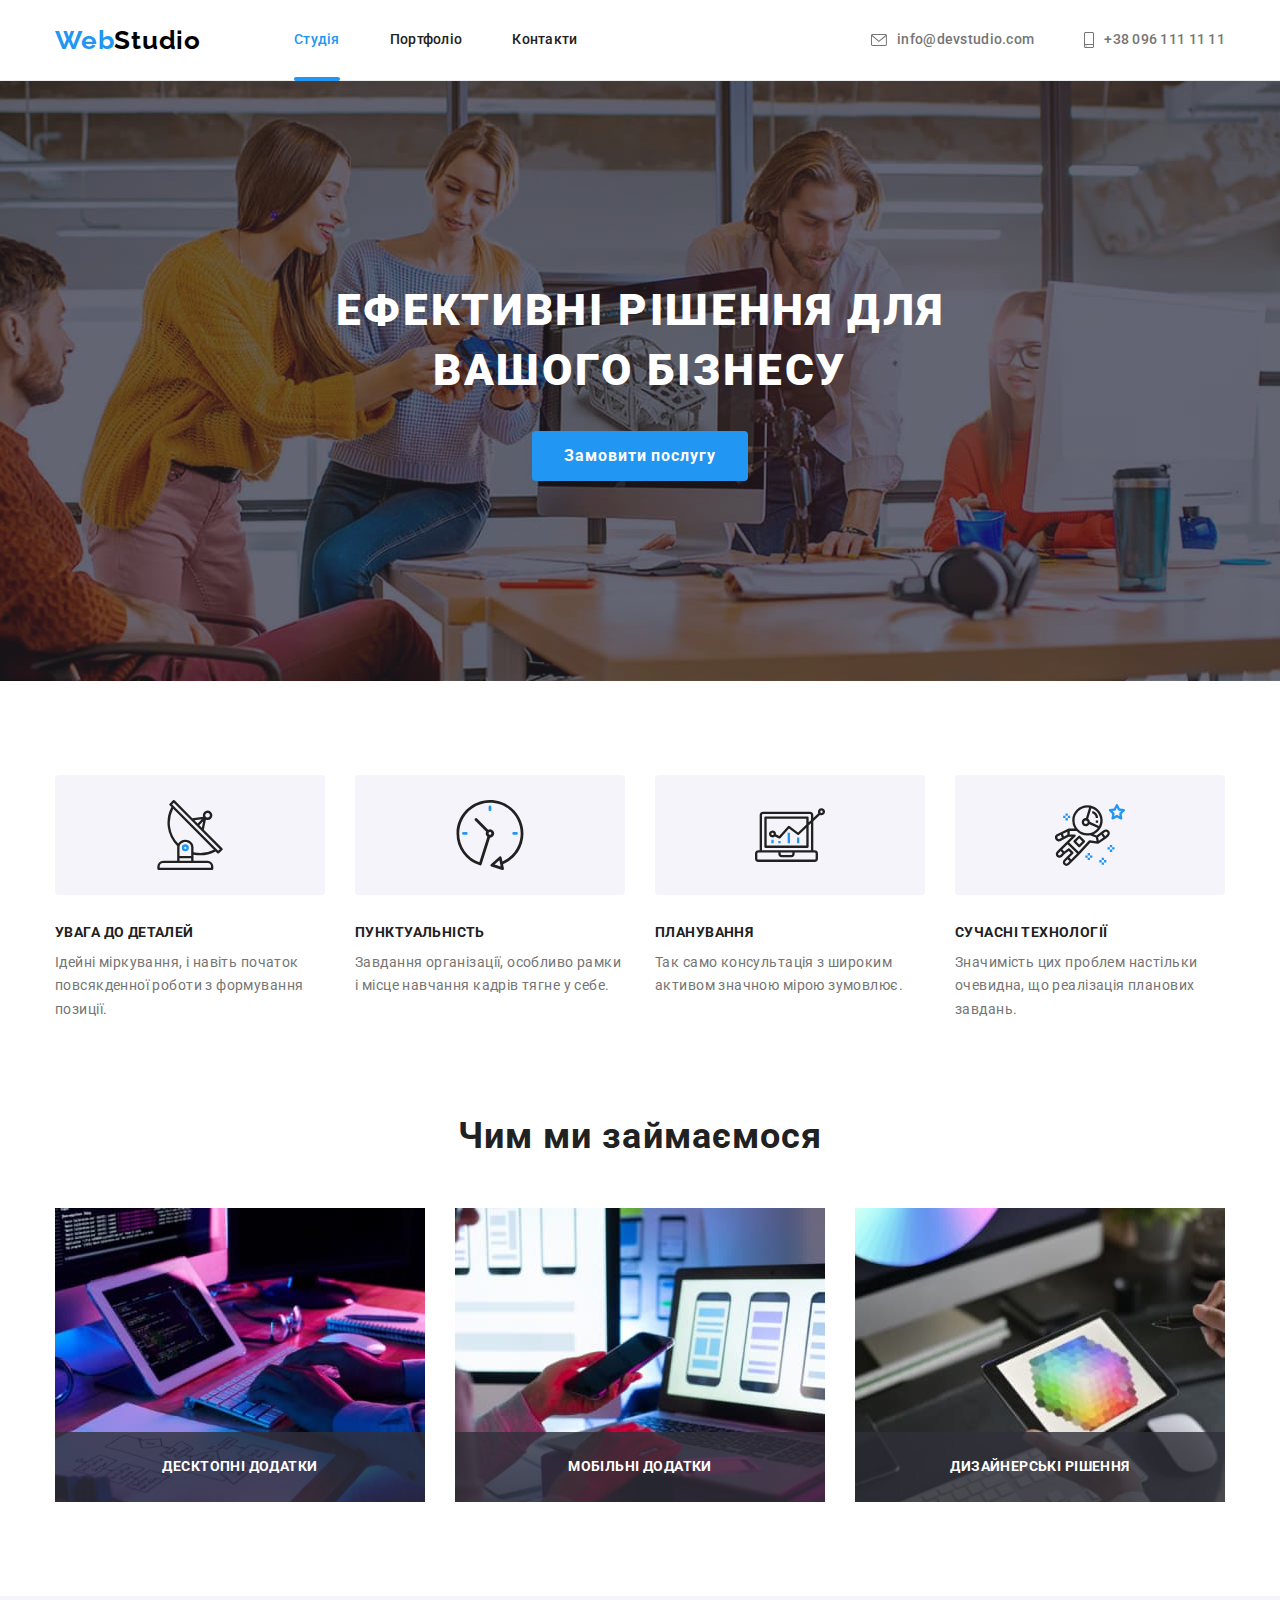
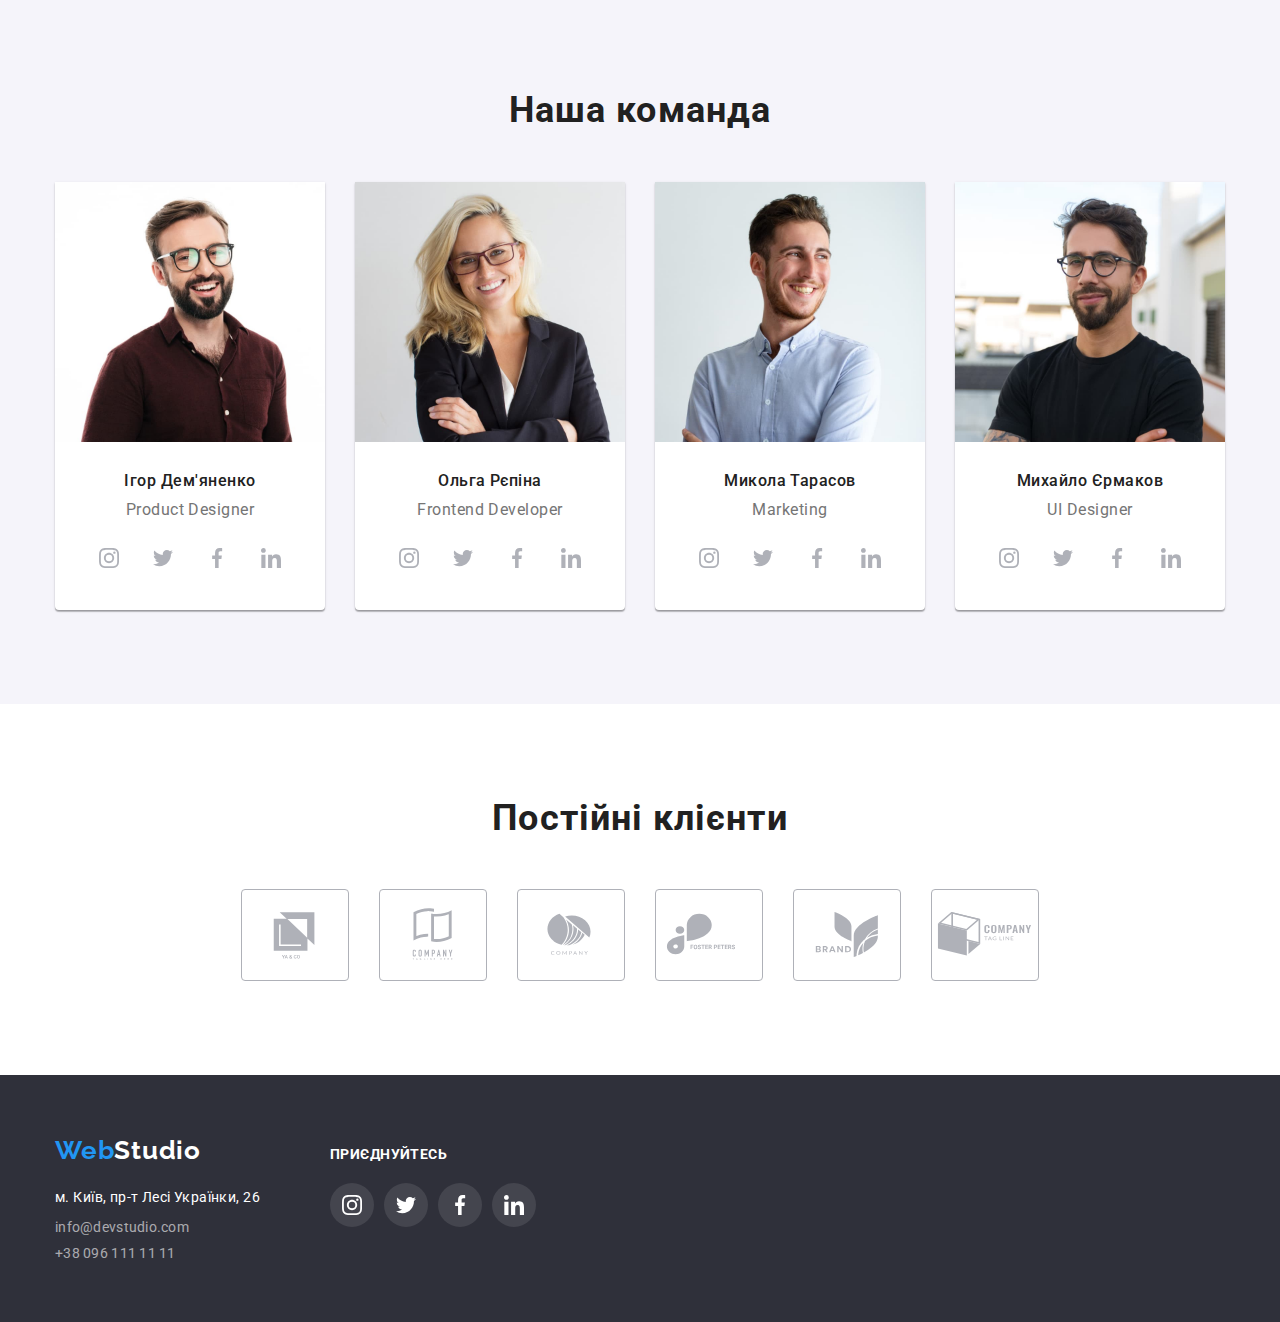
<file: index.html>
<!DOCTYPE html>
<html lang="uk">
  <head>
    <meta charset="UTF-8" />
    <meta http-equiv="X-UA-Compatible" content="IE=edge" />
    <meta name="viewport" content="width=device-width, initial-scale=1.0" />
    <title>Студія</title>
    <link rel="preconnect" href="https://fonts.googleapis.com" />
    <link rel="preconnect" href="https://fonts.gstatic.com" crossorigin />
    <link
      href="https://fonts.googleapis.com/css2?family=Raleway:wght@700&family=Roboto:wght@400;500;700;900&display=swap"
      rel="stylesheet"
    />
    <link
      rel="stylesheet"
      href="https://cdnjs.cloudflare.com/ajax/libs/modern-normalize/1.1.0/modern-normalize.min.css"
    />
    <link rel="stylesheet" href="./css/styles.css" />
  </head>
  <body class="page">
    <header class="page-header">
      <div class="container">
        <div class="header-container">
          <nav class="header-nav">
            <a href="./index.html" class="logo link">Web<span class="logo-black">Studio</span></a>
            <ul class="site-nav list">
              <li class="site-nav-item">
                <a href="./index.html" class="site-nav-link current">Студія</a>
              </li>
              <li class="site-nav-item">
                <a href="./portfolio.html" class="site-nav-link">Портфоліо</a>
              </li>
              <li class="site-nav-item">
                <a href="" class="site-nav-link">Контакти</a>
              </li>
            </ul>
          </nav>
          <ul class="contact list">
            <li class="contact-item">
              <a href="mailto:info@devstudio.com" class="contact-link">
                <svg class="contact-icon" width="16px" height="12px">
                  <use href="./images/icons.svg#icon-envelope"></use>
                </svg>
                info@devstudio.com
              </a>
            </li>
            <li class="contact-item">
              <a href="tel:+380961111111" class="contact-link">
                <svg class="contact-icon" width="10px" height="16px">
                  <use href="./images/icons.svg#icon-smartphone"></use>
                </svg>
                +38 096 111 11 11</a
              >
            </li>
          </ul>
        </div>
      </div>
    </header>
    <main>
      <section class="section-hero">
        <div class="container">
          <h1 class="hero-title">Ефективні рішення для вашого бізнесу</h1>
          <button type="button" class="button-primary" data-modal-open>Замовити послугу</button>
        </div>
      </section>
      <section class="section">
        <div class="container">
          <h2 class="visually-hidden">Наші переваги</h2>
          <ul class="list preferecces-list">
            <li class="preferences-item">
              <div class="preferences-item-img">
                <svg width="70" height="70">
                  <use href="./images/icons.svg#icon-antenna"></use>
                </svg>
              </div>
              <h3 class="preferences-title">Увага до деталей</h3>
              <p class="preferences-text">
                Ідейні міркування, і навіть початок повсякденної роботи з формування позиції.
              </p>
            </li>
            <li class="preferences-item">
              <div class="preferences-item-img">
                <svg width="70" height="70">
                  <use href="./images/icons.svg#icon-clock"></use>
                </svg>
              </div>
              <h3 class="preferences-title">Пунктуальність</h3>
              <p class="preferences-text">
                Завдання організації, особливо рамки і місце навчання кадрів тягне у себе.
              </p>
            </li>
            <li class="preferences-item">
              <div class="preferences-item-img">
                <svg width="70" height="70">
                  <use href="./images/icons.svg#icon-diagram"></use>
                </svg>
              </div>
              <h3 class="preferences-title">Планування</h3>
              <p class="preferences-text">
                Так само консультація з широким активом значною мірою зумовлює.
              </p>
            </li>
            <li class="preferences-item">
              <div class="preferences-item-img">
                <svg width="70" height="70">
                  <use href="./images/icons.svg#icon-astronaut"></use>
                </svg>
              </div>
              <h3 class="preferences-title">Сучасні технології</h3>
              <p class="preferences-text">
                Значимість цих проблем настільки очевидна, що реалізація планових завдань.
              </p>
            </li>
          </ul>
        </div>
      </section>
      <section class="section section-work">
        <div class="container">
          <h2 class="work-header">Чим ми займаємося</h2>
          <ul class="list list-work">
            <li class="work-item">
              <h3 class="work-item-title">Десктопні додатки</h3>
              <img
                src="./images/writting_code.jpg"
                alt="Руки друкують код на клавіатурі з планшетом"
                width="370"
              />
            </li>
            <li class="work-item">
              <h3 class="work-item-title">Мобільні додатки</h3>
              <img
                src="./images/design_layout.jpg"
                alt="Вибір дизайну макета для смартфона"
                width="370"
              />
            </li>
            <li class="work-item">
              <h3 class="work-item-title">Дизайнерські рішення</h3>
              <img src="./images/color_choice.jpg" alt="Вибір кольору на планшеті" width="370" />
            </li>
          </ul>
        </div>
      </section>
      <section class="section section-team">
        <div class="container">
          <h2 class="team-header">Наша команда</h2>
          <ul class="list team-list">
            <li class="team-item">
              <img
                class="image-team"
                src="./images/product_designer.jpg"
                alt="Дизайнер продукту"
                width="270"
              />
              <div class="team-content">
                <h3 class="team-title">Ігор Дем'яненко</h3>
                <p class="team-text" lang="en">Product Designer</p>
                <ul class="list team-social-list">
                  <li class="team-social-item">
                    <a class="link team-social-link" href=""
                      ><svg width="20" height="20">
                        <use href="./images/icons.svg#icon-instagram"></use>
                      </svg>
                    </a>
                  </li>
                  <li class="team-social-item">
                    <a class="link team-social-link" href="">
                      <svg width="20" height="20">
                        <use href="./images/icons.svg#icon-twitter"></use>
                      </svg>
                    </a>
                  </li>
                  <li class="team-social-item">
                    <a class="link team-social-link" href="">
                      <svg width="20" height="20">
                        <use href="./images/icons.svg#icon-facebook"></use>
                      </svg>
                    </a>
                  </li>
                  <li class="team-social-item">
                    <a class="link team-social-link" href="">
                      <svg width="20" height="20">
                        <use href="./images/icons.svg#icon-linkedin"></use>
                      </svg>
                    </a>
                  </li>
                </ul>
              </div>
            </li>
            <li class="team-item">
              <img
                class="image-team"
                src="./images/frontend_developer.jpg"
                alt="Фронтенд розробник"
                width="270"
              />
              <div class="team-content">
                <h3 class="team-title">Ольга Рєпіна</h3>
                <p class="team-text" lang="en">Frontend Developer</p>
                <ul class="list team-social-list">
                  <li class="team-social-item">
                    <a class="link team-social-link" href=""
                      ><svg width="20" height="20">
                        <use href="./images/icons.svg#icon-instagram"></use>
                      </svg>
                    </a>
                  </li>
                  <li class="team-social-item">
                    <a class="link team-social-link" href="">
                      <svg width="20" height="20">
                        <use href="./images/icons.svg#icon-twitter"></use>
                      </svg>
                    </a>
                  </li>
                  <li class="team-social-item">
                    <a class="link team-social-link" href="">
                      <svg width="20" height="20">
                        <use href="./images/icons.svg#icon-facebook"></use>
                      </svg>
                    </a>
                  </li>
                  <li class="team-social-item">
                    <a class="link team-social-link" href="">
                      <svg width="20" height="20">
                        <use href="./images/icons.svg#icon-linkedin"></use>
                      </svg>
                    </a>
                  </li>
                </ul>
              </div>
            </li>
            <li class="team-item">
              <img class="image-team" src="./images/marketing.jpg" alt="Маркетолог" width="270" />
              <div class="team-content">
                <h3 class="team-title">Микола Тарасов</h3>
                <p class="team-text" lang="en">Marketing</p>
                <ul class="list team-social-list">
                  <li class="team-social-item">
                    <a class="link team-social-link" href=""
                      ><svg width="20" height="20">
                        <use href="./images/icons.svg#icon-instagram"></use>
                      </svg>
                    </a>
                  </li>
                  <li class="team-social-item">
                    <a class="link team-social-link" href="">
                      <svg width="20" height="20">
                        <use href="./images/icons.svg#icon-twitter"></use>
                      </svg>
                    </a>
                  </li>
                  <li class="team-social-item">
                    <a class="link team-social-link" href="">
                      <svg width="20" height="20">
                        <use href="./images/icons.svg#icon-facebook"></use>
                      </svg>
                    </a>
                  </li>
                  <li class="team-social-item">
                    <a class="link team-social-link" href="">
                      <svg width="20" height="20">
                        <use href="./images/icons.svg#icon-linkedin"></use>
                      </svg>
                    </a>
                  </li>
                </ul>
              </div>
            </li>
            <li class="team-item">
              <img
                class="image-team"
                src="./images/ui_designer.jpg"
                alt="дизайнер інтерфейсу"
                width="270"
              />
              <div class="team-content">
                <h3 class="team-title">Михайло Єрмаков</h3>
                <p class="team-text" lang="en">UI Designer</p>
                <ul class="list team-social-list">
                  <li class="team-social-item">
                    <a class="link team-social-link" href=""
                      ><svg width="20" height="20">
                        <use href="./images/icons.svg#icon-instagram"></use>
                      </svg>
                    </a>
                  </li>
                  <li class="team-social-item">
                    <a class="link team-social-link" href="">
                      <svg width="20" height="20">
                        <use href="./images/icons.svg#icon-twitter"></use>
                      </svg>
                    </a>
                  </li>
                  <li class="team-social-item">
                    <a class="link team-social-link" href="">
                      <svg width="20" height="20">
                        <use href="./images/icons.svg#icon-facebook"></use>
                      </svg>
                    </a>
                  </li>
                  <li class="team-social-item">
                    <a class="link team-social-link" href="">
                      <svg width="20" height="20">
                        <use href="./images/icons.svg#icon-linkedin"></use>
                      </svg>
                    </a>
                  </li>
                </ul>
              </div>
            </li>
          </ul>
        </div>
      </section>
      <section class="section">
        <div class="container">
          <h2 class="clients-header">Постійні клієнти</h2>
          <ul class="list list-clients">
            <li class="item-clients">
              <a class="link link-clients" href="">
                <svg width="106" height="60">
                  <use href="./images/icons.svg#icon-logo-yaco"></use>
                </svg>
              </a>
            </li>
            <li class="item-clients">
              <a class="link link-clients" href="">
                <svg width="106" height="60">
                  <use href="./images/icons.svg#icon-logo-tag-line-here"></use>
                </svg>
              </a>
            </li>
            <li class="item-clients">
              <a class="link link-clients" href="">
                <svg width="106" height="60">
                  <use href="./images/icons.svg#icon-logo-company"></use>
                </svg>
              </a>
            </li>
            <li class="item-clients">
              <a class="link link-clients" href="">
                <svg width="106" height="60">
                  <use href="./images/icons.svg#icon-logo-foster-peters"></use>
                </svg>
              </a>
            </li>
            <li class="item-clients">
              <a class="link link-clients" href="">
                <svg width="106" height="60">
                  <use href="./images/icons.svg#icon-logo-brand"></use>
                </svg>
              </a>
            </li>
            <li class="item-clients">
              <a class="link link-clients" href="">
                <svg width="106" height="60">
                  <use href="./images/icons.svg#icon-logo-tag-line"></use>
                </svg>
              </a>
            </li>
          </ul>
        </div>
      </section>
    </main>
    <footer class="footer">
      <div class="container footer-container">
        <div class="footer-contact">
          <a href="./index.html" class="logo link logo-footer"
            >Web<span class="logo-white">Studio</span></a
          >
          <address>
            <ul class="list-address">
              <li class="list-address-item">
                <a
                  href="https://bit.ly/3xHQmJ1"
                  target="_blank"
                  rel="noopener noreferrer nofollow"
                  class="address-link"
                  >м. Київ, пр-т Лесі Українки, 26</a
                >
              </li>
              <li class="list-address-item">
                <a href="mailto:info@devstudio.com" class="contact-link-footer"
                  >info@devstudio.com</a
                >
              </li>
              <li class="list-address-item">
                <a href="tel:+380961111111" class="contact-link-footer">+38 096 111 11 11</a>
              </li>
            </ul>
          </address>
        </div>
        <div class="footer-social">
          <h2 class="footer-header">Приєднуйтесь</h2>
          <ul class="list footer-social-list">
            <li class="footer-social-item">
              <a class="link footer-social-link" href=""
                ><svg width="20" height="20">
                  <use href="./images/icons.svg#icon-instagram"></use>
                </svg>
              </a>
            </li>
            <li class="footer-social-item">
              <a class="link footer-social-link" href="">
                <svg width="20" height="20">
                  <use href="./images/icons.svg#icon-twitter"></use>
                </svg>
              </a>
            </li>
            <li class="footer-social-item">
              <a class="link footer-social-link" href="">
                <svg width="20" height="20">
                  <use href="./images/icons.svg#icon-facebook"></use>
                </svg>
              </a>
            </li>
            <li class="footer-social-item">
              <a class="link footer-social-link" href="">
                <svg width="20" height="20">
                  <use href="./images/icons.svg#icon-linkedin"></use>
                </svg>
              </a>
            </li>
          </ul>
        </div>
      </div>
    </footer>
    <div class="backdrop is-hidden" data-modal>
      <div class="modal">
        <div class="button-close-style">
          <button type="button" class="button-close" data-modal-close>
            <svg width="11" height="11">
              <use href="./images/icons.svg#icon-close"></use>
            </svg>
          </button>
        </div>
      </div>
    </div>
    <script src="./js/modal.js"></script>
  </body>
</html>
</file>
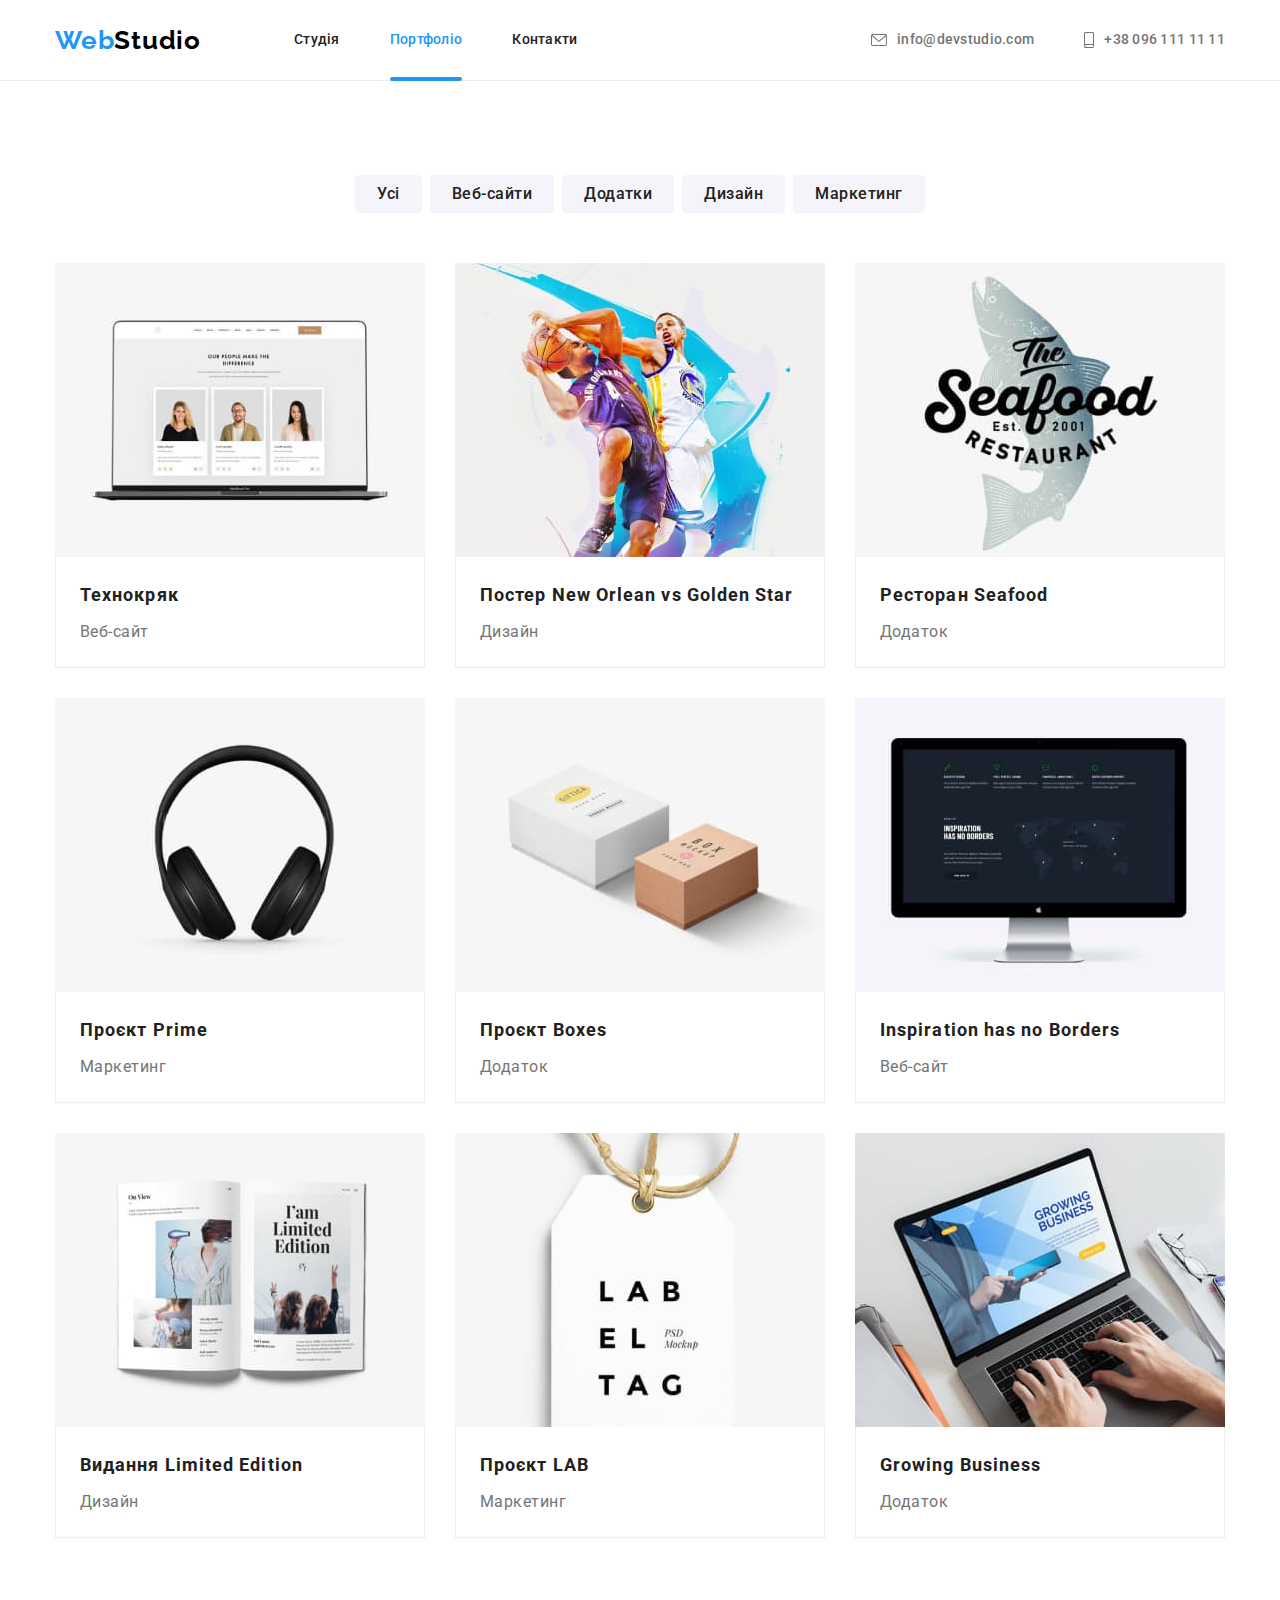
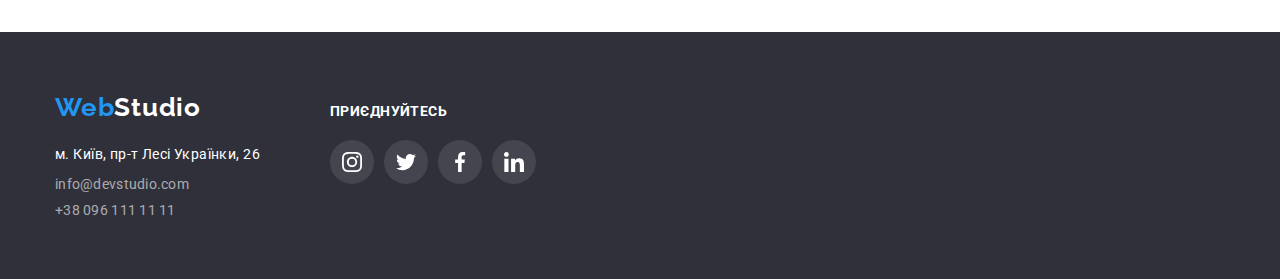
<file: portfolio.html>
<!DOCTYPE html>
<html lang="uk">
  <head>
    <meta charset="UTF-8" />
    <meta http-equiv="X-UA-Compatible" content="IE=edge" />
    <meta name="viewport" content="width=device-width, initial-scale=1.0" />
    <title>Студія</title>
    <link rel="preconnect" href="https://fonts.googleapis.com" />
    <link rel="preconnect" href="https://fonts.gstatic.com" crossorigin />
    <link
      href="https://fonts.googleapis.com/css2?family=Raleway:wght@700&family=Roboto:wght@400;500;700;900&display=swap"
      rel="stylesheet"
    />
    <link
      rel="stylesheet"
      href="https://cdnjs.cloudflare.com/ajax/libs/modern-normalize/1.1.0/modern-normalize.min.css"
    />
    <link rel="stylesheet" href="./css/styles.css" />
  </head>
  <body class="page">
    <header class="page-header">
      <div class="container">
        <div class="header-container">
          <nav class="header-nav">
            <a href="./index.html" class="logo link">Web<span class="logo-black">Studio</span></a>
            <ul class="site-nav list">
              <li class="site-nav-item">
                <a href="./index.html" class="site-nav-link">Студія</a>
              </li>
              <li class="site-nav-item">
                <a href="./portfolio.html" class="site-nav-link current">Портфоліо</a>
              </li>
              <li class="site-nav-item">
                <a href="" class="site-nav-link">Контакти</a>
              </li>
            </ul>
          </nav>
          <ul class="contact list">
            <li class="contact-item">
              <a href="mailto:info@devstudio.com" class="contact-link">
                <svg class="contact-icon" width="16px" height="12px">
                  <use href="./images/icons.svg#icon-envelope"></use>
                </svg>
                info@devstudio.com
              </a>
            </li>
            <li class="contact-item">
              <a href="tel:+380961111111" class="contact-link">
                <svg class="contact-icon" width="10px" height="16px">
                  <use href="./images/icons.svg#icon-smartphone"></use>
                </svg>
                +38 096 111 11 11</a
              >
            </li>
          </ul>
        </div>
      </div>
    </header>
    <main>
      <section class="section">
        <div class="container">
          <h1 class="visually-hidden">Портфоліо</h1>
          <ul class="list button-list">
            <li>
              <button class="button-item" type="button">Усі</button>
            </li>
            <li>
              <button class="button-item" type="button">Веб-сайти</button>
            </li>
            <li>
              <button class="button-item" type="button">Додатки</button>
            </li>
            <li>
              <button class="button-item" type="button">Дизайн</button>
            </li>
            <li>
              <button class="button-item" type="button">Маркетинг</button>
            </li>
          </ul>
          <ul class="list portfolio-list">
            <li class="portfolio-item">
              <a class="link portfolio-link" href="">
                <div class="card-thumb">
                  <img
                    src="./images/portfolio/tekhnokryak.jpg"
                    alt="Веб-сайт зображений на екрані ноутбука"
                    width="370"
                  />
                  <div class="card-overlay">
                    <p class="card-description">
                      Ресурс пропонує комплексні пропозиції з різним рівнем функціоналу та сервісів.
                      Все це дозволить відвідувачу отримати вичерпні відомості про компанію чи
                      приватну особу.
                    </p>
                  </div>
                </div>
                <div class="portfolio-content">
                  <h2 class="portfolio-title">Технокряк</h2>
                  <p class="portfolio-text">Веб-сайт</p>
                </div>
              </a>
            </li>
            <li class="portfolio-item">
              <a class="link portfolio-link" href="">
                <div class="card-thumb">
                  <img
                    src="./images/portfolio/poster.jpg"
                    alt="Два баскетболіста грають з м'ячем в баскетбол"
                    width="370"
                  />
                  <div class="card-overlay">
                    <p class="card-description">
                      Ресурс пропонує комплексні пропозиції з різним рівнем функціоналу та сервісів.
                      Все це дозволить відвідувачу отримати вичерпні відомості про компанію чи
                      приватну особу.
                    </p>
                  </div>
                </div>
                <div class="portfolio-content">
                  <h2 class="portfolio-title">Постер New Orlean vs Golden Star</h2>
                  <p class="portfolio-text">Дизайн</p>
                </div>
              </a>
            </li>
            <li class="portfolio-item">
              <a class="link portfolio-link" href="">
                <div class="card-thumb">
                  <img
                    src="./images/portfolio/seafood-restaurant.jpg"
                    alt="Логотип ресторану напис та риба на задньому фоні"
                    width="370"
                  />
                  <div class="card-overlay">
                    <p class="card-description">
                      Ресурс пропонує комплексні пропозиції з різним рівнем функціоналу та сервісів.
                      Все це дозволить відвідувачу отримати вичерпні відомості про компанію чи
                      приватну особу.
                    </p>
                  </div>
                </div>
                <div class="portfolio-content">
                  <h2 class="portfolio-title">Ресторан Seafood</h2>
                  <p class="portfolio-text">Додаток</p>
                </div>
              </a>
            </li>
            <li class="portfolio-item">
              <a class="link portfolio-link" href="">
                <div class="card-thumb">
                  <img
                    src="./images/portfolio/project-prime.jpg"
                    alt="Навушники зображені на світло-сірому фоні"
                    width="370"
                  />
                  <div class="card-overlay">
                    <p class="card-description">
                      Ресурс пропонує комплексні пропозиції з різним рівнем функціоналу та сервісів.
                      Все це дозволить відвідувачу отримати вичерпні відомості про компанію чи
                      приватну особу.
                    </p>
                  </div>
                </div>
                <div class="portfolio-content">
                  <h2 class="portfolio-title">Проєкт Prime</h2>
                  <p class="portfolio-text">Маркетинг</p>
                </div>
              </a>
            </li>
            <li class="portfolio-item">
              <a class="link portfolio-link" href="">
                <div class="card-thumb">
                  <img
                    src="./images/portfolio/project-boxes.jpg"
                    alt="Біла і бура кортобки з написами зображені на світло-сірому фоні"
                    width="370"
                  />
                  <div class="card-overlay">
                    <p class="card-description">
                      Ресурс пропонує комплексні пропозиції з різним рівнем функціоналу та сервісів.
                      Все це дозволить відвідувачу отримати вичерпні відомості про компанію чи
                      приватну особу.
                    </p>
                  </div>
                </div>
                <div class="portfolio-content">
                  <h2 class="portfolio-title">Проєкт Boxes</h2>
                  <p class="portfolio-text">Додаток</p>
                </div>
              </a>
            </li>
            <li class="portfolio-item">
              <a class="link portfolio-link" href="">
                <div class="card-thumb">
                  <img
                    src="./images/portfolio/inspiration-has-no-borders.jpg"
                    alt="На моніторі зображена карта світу і переваги проекту"
                    width="370"
                  />
                  <div class="card-overlay">
                    <p class="card-description">
                      Ресурс пропонує комплексні пропозиції з різним рівнем функціоналу та сервісів.
                      Все це дозволить відвідувачу отримати вичерпні відомості про компанію чи
                      приватну особу.
                    </p>
                  </div>
                </div>
                <div class="portfolio-content">
                  <h2 class="portfolio-title" lang="en">Inspiration has no Borders</h2>
                  <p class="portfolio-text">Веб-сайт</p>
                </div>
              </a>
            </li>
            <li class="portfolio-item">
              <a class="link portfolio-link" href="">
                <div class="card-thumb">
                  <img
                    src="./images/portfolio/limited-edition.jpg"
                    alt="Журнал в розгорнутому вигляді на світло-сірому фоні"
                    width="370"
                  />
                  <div class="card-overlay">
                    <p class="card-description">
                      Ресурс пропонує комплексні пропозиції з різним рівнем функціоналу та сервісів.
                      Все це дозволить відвідувачу отримати вичерпні відомості про компанію чи
                      приватну особу.
                    </p>
                  </div>
                </div>
                <div class="portfolio-content">
                  <h2 class="portfolio-title">Видання Limited Edition</h2>
                  <p class="portfolio-text">Дизайн</p>
                </div>
              </a>
            </li>
            <li class="portfolio-item">
              <a class="link portfolio-link" href="">
                <div class="card-thumb">
                  <img
                    src="./images/portfolio/project-lab.jpg"
                    alt="Бірка з написом зображена сірому фоні"
                    width="370"
                  />
                  <div class="card-overlay">
                    <p class="card-description">
                      Ресурс пропонує комплексні пропозиції з різним рівнем функціоналу та сервісів.
                      Все це дозволить відвідувачу отримати вичерпні відомості про компанію чи
                      приватну особу.
                    </p>
                  </div>
                </div>
                <div class="portfolio-content">
                  <h2 class="portfolio-title">Проєкт LAB</h2>
                  <p class="portfolio-text">Маркетинг</p>
                </div>
              </a>
            </li>
            <li class="portfolio-item">
              <a class="link portfolio-link" href="">
                <div class="card-thumb">
                  <img
                    src="./images/portfolio/growing-business.jpg"
                    alt="Веб-сайт на екрані ноутбука і руки на клавіатурі"
                    width="370"
                  />
                  <div class="card-overlay">
                    <p class="card-description">
                      Ресурс пропонує комплексні пропозиції з різним рівнем функціоналу та сервісів.
                      Все це дозволить відвідувачу отримати вичерпні відомості про компанію чи
                      приватну особу.
                    </p>
                  </div>
                </div>
                <div class="portfolio-content">
                  <h2 class="portfolio-title" lang="en">Growing Business</h2>
                  <p class="portfolio-text">Додаток</p>
                </div>
              </a>
            </li>
          </ul>
        </div>
      </section>
    </main>
    <footer class="footer">
      <div class="container footer-container">
        <div class="footer-contact">
          <a href="./index.html" class="logo link logo-footer"
            >Web<span class="logo-white">Studio</span></a
          >
          <address>
            <ul class="list-address">
              <li class="list-address-item">
                <a
                  href="https://bit.ly/3xHQmJ1"
                  target="_blank"
                  rel="noopener noreferrer nofollow"
                  class="address-link"
                  >м. Київ, пр-т Лесі Українки, 26</a
                >
              </li>
              <li class="list-address-item">
                <a href="mailto:info@devstudio.com" class="contact-link-footer"
                  >info@devstudio.com</a
                >
              </li>
              <li class="list-address-item">
                <a href="tel:+380961111111" class="contact-link-footer">+38 096 111 11 11</a>
              </li>
            </ul>
          </address>
        </div>
        <div class="footer-social">
          <h2 class="footer-header">Приєднуйтесь</h2>
          <ul class="list footer-social-list">
            <li class="footer-social-item">
              <a class="link footer-social-link" href=""
                ><svg width="20" height="20">
                  <use href="./images/icons.svg#icon-instagram"></use>
                </svg>
              </a>
            </li>
            <li class="footer-social-item">
              <a class="link footer-social-link" href="">
                <svg width="20" height="20">
                  <use href="./images/icons.svg#icon-twitter"></use>
                </svg>
              </a>
            </li>
            <li class="footer-social-item">
              <a class="link footer-social-link" href="">
                <svg width="20" height="20">
                  <use href="./images/icons.svg#icon-facebook"></use>
                </svg>
              </a>
            </li>
            <li class="footer-social-item">
              <a class="link footer-social-link" href="">
                <svg width="20" height="20">
                  <use href="./images/icons.svg#icon-linkedin"></use>
                </svg>
              </a>
            </li>
          </ul>
        </div>
      </div>
    </footer>
  </body>
</html>
</file>
<file: css/styles.css>
:root {
  --primary-background-color: #2f303a;
  --secondary-background-color: #f5f4fa;
  --primary-text-color: #757575;
  --title-text-color: #212121;
  --focus-color: #2196f3;
  --primary-white-color: #ffffff;
  --primary-black-color: #000000;
  --translucent-black-color: rgba(255, 255, 255, 0.6);
  --primary-svg-color: #afb1b8;
}
.page {
  background-color: var(--primary-white-color);
  color: var(--primary-text-color);
  font-family: 'Roboto', 'Times New Roman', sans-serif;
  font-size: 14px;
}
.list {
  list-style: none;
}
.link {
  text-decoration: none;
}
.visually-hidden {
  position: absolute;
  white-space: nowrap;
  width: 1px;
  height: 1px;
  overflow: hidden;
  border: 0;
  padding: 0;
  clip: rect(0 0 0 0);
  clip-path: inset(50%);
  margin: -1px;
}
h1,
h2,
h3,
h4,
h5,
h6,
p,
ul {
  padding: 0;
  margin: 0;
}
img {
  display: block;
  max-width: 100%;
  height: auto;
}
.container {
  max-width: 1200px;
  padding: 0 15px;
  margin-left: auto;
  margin-right: auto;
}
.section {
  padding: 94px 0;
}
/* logo */
.logo {
  color: var(--focus-color);
  font-family: 'Raleway';
  font-weight: 700;
  font-size: 26px;
  line-height: 1.19;
  letter-spacing: 0.03em;
}
.logo-black {
  color: var(--primary-black-color);
}
.logo-white {
  color: var(--primary-white-color);
}
/* end Logo */
/* header */
.page-header {
  border-bottom: 1px solid #ececec;
}
.header-container {
  display: flex;
  justify-content: space-between;
  align-items: center;
}
.header-nav {
  display: flex;
  align-items: center;
  gap: 93px;
}
.site-nav {
  display: flex;
  gap: 50px;
}
.site-nav-link {
  position: relative;
  display: block;
  padding: 32px 0;

  color: var(--title-text-color);
  font-weight: 500;
  line-height: 1.14;
  letter-spacing: 0.02em;
  text-decoration: none;
  transition-property: color;
  transition-duration: 250ms;
  transition-timing-function: cubic-bezier(0.4, 0, 0.2, 1);
}
.site-nav-link:hover,
.site-nav-link:focus {
  color: var(--focus-color);
}
.site-nav-link.current {
  color: var(--focus-color);
}
.current::after {
  position: absolute;
  width: 100%;
  height: 4px;
  left: 0;
  bottom: -1px;
  background-color: currentColor;
  border-radius: 2px;
  content: '';
}
.contact {
  display: flex;
  align-items: center;
  gap: 50px;
}
.contact-link {
  display: flex;
  gap: 10px;
  padding: 32px 0;
  align-items: center;

  color: var(--primary-text-color);
  font-weight: 500;
  line-height: 1.14;
  letter-spacing: 0.02em;
  text-decoration: none;

  transition-property: color;
  transition-duration: 250ms;
  transition-timing-function: cubic-bezier(0.4, 0, 0.2, 1);
}
.contact-icon {
  fill: currentColor;
}
.contact-link:hover,
.contact-link:focus {
  color: var(--focus-color);
}
/* end header */
/* styles index.html */
.section-hero {
  background-color: var(--primary-background-color);
  margin-left: auto;
  margin-right: auto;
  padding: 200px 0;
  max-width: 1600px;
  text-align: center;
  background-image: linear-gradient(rgba(47, 48, 58, 0.4), rgba(47, 48, 58, 0.4)),
    url(../images/img-hero.jpg);
  background-repeat: no-repeat;
  background-position: center;
}
.hero-title {
  max-width: 696px;
  margin-left: auto;
  margin-right: auto;
  margin-bottom: 30px;

  color: var(--primary-white-color);
  font-weight: 900;
  font-size: 44px;
  line-height: 1.36;
  letter-spacing: 0.06em;
  text-transform: uppercase;
}
.button-primary {
  padding: 10px 32px;
  margin: 0 auto;

  color: var(--primary-white-color);
  font-family: inherit;
  font-weight: 700;
  font-size: 16px;
  line-height: 1.87;
  letter-spacing: 0.06em;
  background-color: var(--focus-color);
  cursor: pointer;
  border: 0;
  border-radius: 4px;

  transition-property: box-shadow;
  transition-duration: 250ms;
  transition-timing-function: cubic-bezier(0.4, 0, 0.2, 1);
}
.button-primary:hover,
.button-primary:focus {
  background-color: var(--focus-color);
  box-shadow: 0px 4px 4px rgba(0, 0, 0, 0.15);
  border-radius: 4px;
}
.preferecces-list {
  display: flex;
  flex-basis: calc((100% - 90px) / 4);
  gap: 30px;
}
.preferences-item-img {
  display: flex;
  align-items: center;
  justify-content: center;
  width: 270px;
  height: 120px;
  margin-bottom: 30px;
  background-color: var(--secondary-background-color);
  border-radius: 4px;
}
.preferences-title {
  margin-bottom: 10px;

  color: var(--title-text-color);
  font-weight: 700;
  font-size: 14px;
  line-height: 1.14;
  letter-spacing: 0.03em;
  text-transform: uppercase;
}
.preferences-text {
  line-height: 1.71;
  letter-spacing: 0.03em;
}
.section-work {
  padding-top: 0;
}
.work-header {
  margin-bottom: 50px;

  color: var(--title-text-color);
  font-weight: 700;
  font-size: 36px;
  line-height: 1.16;
  letter-spacing: 0.03em;
  text-align: center;
}
.list-work {
  display: flex;
  flex-basis: calc((100% - 60px) / 3);
  gap: 30px;
}
.work-item {
  position: relative;
}
.work-item-title {
  position: absolute;
  width: 100%;
  height: 70px;
  left: 0;
  bottom: 0;
  display: flex;
  align-items: center;
  justify-content: center;
  color: var(--primary-white-color);
  font-weight: 700;
  font-size: 14px;
  line-height: 1.14;
  letter-spacing: 0.03em;
  text-transform: uppercase;
  background-color: rgba(47, 48, 58, 0.8);
}

.section-team {
  background-color: var(--secondary-background-color);
}
.team-header {
  margin-bottom: 50px;

  color: var(--title-text-color);
  font-weight: 700;
  font-size: 36px;
  line-height: 1.16;
  letter-spacing: 0.03em;
  text-align: center;
}
.team-list {
  display: flex;
  flex-basis: calc((100% - 90px) / 4);
  gap: 30px;
}
.team-item {
  background-color: var(--primary-white-color);
  box-shadow: 0px 1px 3px rgba(0, 0, 0, 0.12), 0px 1px 1px rgba(0, 0, 0, 0.14),
    0px 2px 1px rgba(0, 0, 0, 0.2);
  border-radius: 0px 0px 4px 4px;
}
.team-content {
  padding: 30px 0;
  text-align: center;
}
.team-title {
  margin-bottom: 10px;

  color: var(--title-text-color);
  font-weight: 500;
  font-size: 16px;
  line-height: 1.18;
  letter-spacing: 0.03em;
}
.team-text {
  font-size: 16px;
  line-height: 1.18;
  letter-spacing: 0.03em;
}
.team-social-list {
  display: flex;
  align-items: center;
  justify-content: center;
  gap: 10px;
  margin-top: 16px;
}
.team-social-item {
  width: 44px;
  height: 44px;
}
.team-social-link {
  display: flex;
  align-items: center;
  justify-content: center;
  width: 100%;
  height: 100%;
  fill: var(--primary-svg-color);
  border-radius: 50%;
  transition-property: fill, background-color;
  transition-duration: 250ms;
  transition-timing-function: cubic-bezier(0.4, 0, 0.2, 1);
}
.team-social-link:hover,
.team-social-link:focus {
  fill: var(--primary-white-color);
  background-color: var(--focus-color);
}
.clients-header {
  margin-bottom: 50px;
  color: var(--title-text-color);
  font-weight: 700;
  font-size: 36px;
  line-height: 1.16;
  letter-spacing: 0.03em;
  text-align: center;
}
.list-clients {
  display: flex;
  align-items: center;
  justify-content: center;
  gap: 30px;
}
.item-clients {
  width: calc((100%-150) / 6);
  height: 92px;
}
.link-clients {
  display: flex;
  align-items: center;
  justify-content: center;
  width: 100%;
  height: 100%;
  fill: var(--primary-svg-color);
  border: 1px solid var(--primary-svg-color);
  border-radius: 4px;
  transition-property: fill, background-color, border;
  transition-duration: 250ms;
  transition-timing-function: cubic-bezier(0.4, 0, 0.2, 1);
}
.link-clients:hover,
.link-clients:focus {
  fill: var(--focus-color);
  border: 1px solid var(--focus-color);
  border-radius: 4px;
}
/* end styles index.html */
/* styles portfolio.html */
.button-list {
  display: flex;
  justify-content: center;
  gap: 8px;
  margin-bottom: 50px;
}
.button-item {
  padding: 6px 22px;

  color: var(--title-text-color);
  font-family: inherit;
  font-weight: 500;
  font-size: 16px;
  line-height: 1.62;
  letter-spacing: 0.03em;
  background-color: var(--secondary-background-color);
  cursor: pointer;
  border: 0;
  border-radius: 4px;
  transition-property: background-color, color, box-shadow;
  transition-duration: 250ms;
  transition-timing-function: cubic-bezier(0.4, 0, 0.2, 1);
}
.button-item:hover,
.button-item:focus {
  background-color: var(--focus-color);
  color: var(--primary-white-color);
  font-weight: 500;
  font-size: 16px;
  line-height: 1.62;
  letter-spacing: 0.03em;
  box-shadow: 0px 3px 1px rgba(0, 0, 0, 0.1), 0px 1px 2px rgba(0, 0, 0, 0.08),
    0px 2px 2px rgba(0, 0, 0, 0.12);
  border-radius: 4px;
}
.portfolio-list {
  display: flex;
  flex-wrap: wrap;
}

.portfolio-item {
  margin-right: 30px;
  margin-bottom: 30px;
}
.portfolio-item:nth-child(3n) {
  margin-right: 0;
}
.portfolio-item:nth-last-child(-n + 3) {
  margin-bottom: 0;
}
.portfolio-link {
  position: relative;
  transition-property: box-shadow;
  transition-duration: 250ms;
  transition-timing-function: cubic-bezier(0.4, 0, 0.2, 1);
}
.portfolio-link:hover,
.portfolio-link:focus {
  display: block;
  box-shadow: 0px 1px 1px rgba(0, 0, 0, 0.12), 0px 4px 4px rgba(0, 0, 0, 0.06),
    1px 4px 6px rgba(0, 0, 0, 0.16);
}
.card-thumb {
  position: relative;
  overflow: hidden;
}
.card-overlay {
  position: absolute;
  top: 0;
  left: 0;

  width: 100%;
  height: 100%;
  opacity: 0;
  transform: translateY(100%);
  background-color: rgba(33, 150, 243, 0.9);
  transition-property: transform, opacity;
  transition-duration: 250ms;
  transition-timing-function: cubic-bezier(0.4, 0, 0.2, 1);
}
.portfolio-link:hover .card-overlay,
.portfolio-link:focus .card-overlay {
  transform: translateY(0);
  opacity: 1;
}
.card-description {
  padding: 63px 24px;
  font-size: 18px;
  line-height: 1.56;
  letter-spacing: 0.03em;
  color: var(--primary-white-color);
}
.portfolio-content {
  padding: 20px 24px;
  border: 1px solid #eeeeee;
  border-top: none;
}
.portfolio-title {
  margin-bottom: 4px;

  color: var(--title-text-color);
  font-weight: 700;
  font-size: 18px;
  line-height: 2;
  letter-spacing: 0.06em;
}
.portfolio-text {
  color: var(--primary-text-color);
  font-size: 16px;
  line-height: 1.88;
  letter-spacing: 0.03em;
}
/* end styles portfolio.html */
/* footer */
.footer {
  background-color: var(--primary-background-color);
  padding: 60px 0;
}
.footer-container {
  display: flex;
  align-items: baseline;
  gap: 70px;
}
.list-address {
  font-style: normal;
  list-style: none;
}
.logo-footer {
  display: block;
  margin-bottom: 20px;
}
.address-link {
  color: var(--primary-white-color);
  line-height: 1.71;
  letter-spacing: 0.03em;
  text-decoration: none;
}
.list-address-item {
  margin-bottom: 9px;
}
.list-address-item:last-child {
  margin-bottom: 0;
}
.contact-link-footer {
  color: var(--translucent-black-color);
  line-height: 1.14;
  letter-spacing: 0.02em;
  text-decoration: none;
  transition-property: color;
  transition-duration: 250ms;
  transition-timing-function: cubic-bezier(0.4, 0, 0.2, 1);
}
.contact-link-footer:hover,
.contact-link-footer:focus {
  color: var(--focus-color);
}
.footer-header {
  margin-bottom: 20px;

  font-weight: 700;
  font-size: 14px;
  line-height: 1.14;
  letter-spacing: 0.03em;
  text-transform: uppercase;
  color: var(--primary-white-color);
}
.footer-social-list {
  display: flex;
  align-items: center;
  justify-content: center;
  gap: 10px;
}
.footer-social-item {
  width: 44px;
  height: 44px;
}
.footer-social-link {
  display: flex;
  align-items: center;
  justify-content: center;
  width: 100%;
  height: 100%;
  fill: var(--primary-white-color);
  background: rgba(255, 255, 255, 0.1);
  border-radius: 50%;
  transition-property: background-color;
  transition-duration: 250ms;
  transition-timing-function: cubic-bezier(0.4, 0, 0.2, 1);
}
.footer-social-link:hover,
.footer-social-link:focus {
  fill: var(--primary-white-color);
  background-color: var(--focus-color);
}
/* end footer */
/* modal */
.backdrop {
  position: fixed;
  top: 0;
  left: 0;
  width: 100%;
  height: 100%;
  background-color: rgba(0, 0, 0, 0.2);
  transition-property: opacity, visibility;
  transition-duration: 250ms;
  transition-timing-function: cubic-bezier(0.4, 0, 0.2, 1);
}
.is-hidden {
  opacity: 0;
  visibility: hidden;
  pointer-events: none;
}
.modal {
  position: absolute;
  top: 50%;
  left: 50%;
  transform: translate(-50%, -50%);
  width: 528px;
  height: 581px;
  background-color: var(--primary-white-color);
  box-shadow: 0px 1px 3px rgba(0, 0, 0, 0.12), 0px 1px 1px rgba(0, 0, 0, 0.14),
    0px 2px 1px rgba(0, 0, 0, 0.2);
  border-radius: 4px;
}
.button-close-style {
  position: absolute;
  top: 8px;
  right: 8px;
  width: 30px;
  height: 30px;
}
.button-close {
  display: flex;
  align-items: center;
  justify-content: center;

  width: 100%;
  height: 100%;
  background-color: var(--primary-white-color);
  border: 1px solid rgba(0, 0, 0, 0.1);
  border-radius: 50%;
  cursor: pointer;
}
</file>
